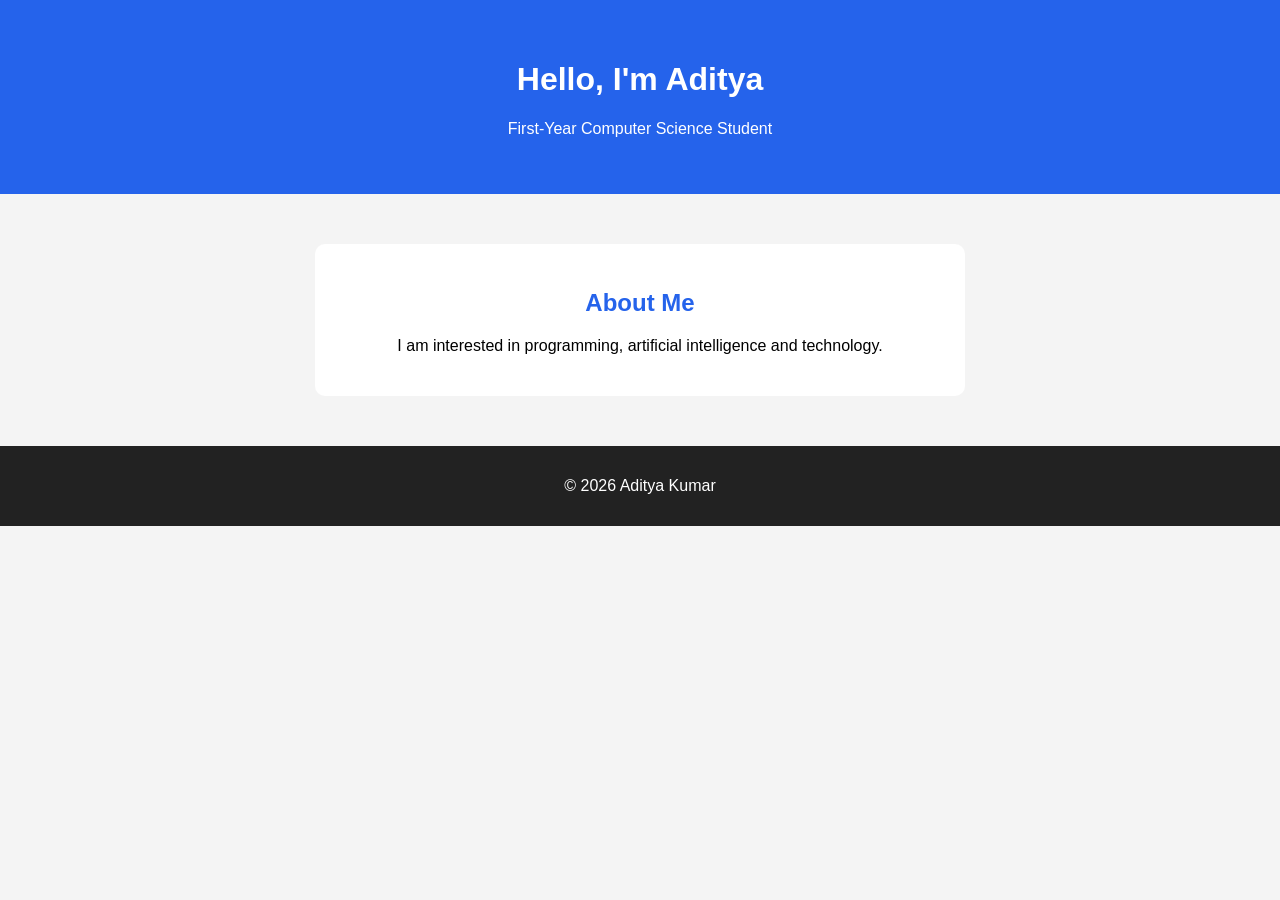
<file: 02-P2-Portfolio-Repository/index.html>
<!DOCTYPE html>
<html lang="en">
<head>
    <meta charset="UTF-8">
    <meta name="viewport" content="width=device-width, initial-scale=1.0">
    <title>My Portfolio</title>
    <link rel="stylesheet" href="style.css">
</head>
<body>
    <header>
        <h1>Hello, I'm Aditya</h1>
        <p>First-Year Computer Science Student</p>
    </header>

    <main>
        <section>
            <h2>About Me</h2>
            <p>
                I am interested in programming,
                artificial intelligence and technology.
            </p>
        </section>
    </main>

    <footer>
        <p>© 2026 Aditya Kumar</p>
    </footer>
</body>
</html>
</file>
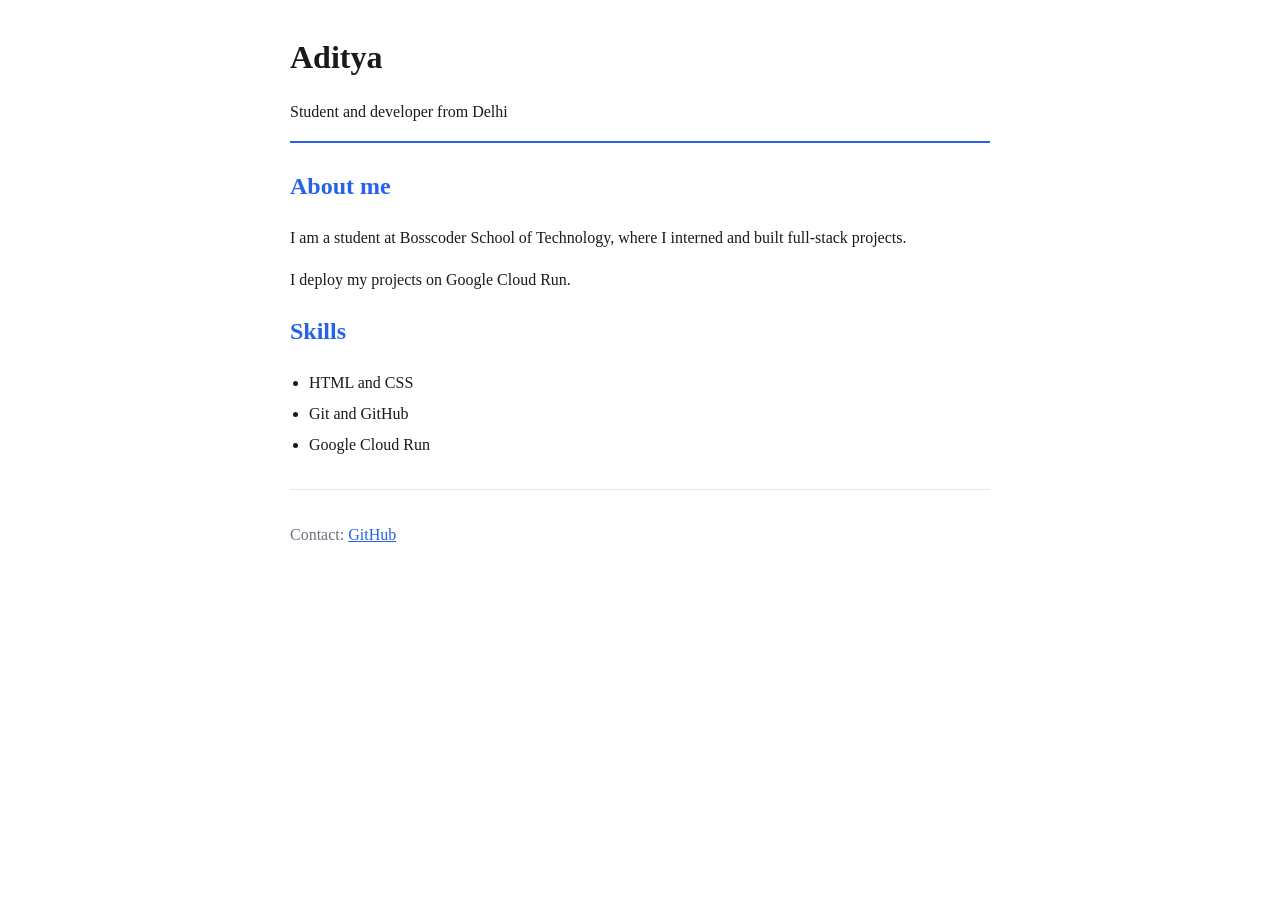
<file: 05-P5-Semantic-Bio-Page/index.html>
<!DOCTYPE html>
<html lang="en">
<head>
  <meta charset="UTF-8">
  <title>Aditya - Bio</title>
  <link rel="stylesheet" href="style.css">
</head>
<body>
  <header>
    <h1>Aditya</h1>
    <p>Student and developer from Delhi</p>
  </header>

  <main>
    <article>
      <h2>About me</h2>
      <p>I am a student at Bosscoder School of Technology, where I interned and built full-stack projects.</p>
      <p>I deploy my projects on Google Cloud Run.</p>
    </article>

    <section>
      <h2>Skills</h2>
      <ul>
        <li>HTML and CSS</li>
        <li>Git and GitHub</li>
        <li>Google Cloud Run</li>
      </ul>
    </section>
  </main>

  <footer>
    <p>Contact: <a href="https://github.com/Ak759-wq">GitHub</a></p>
  </footer>
</body>
</html>
</file>
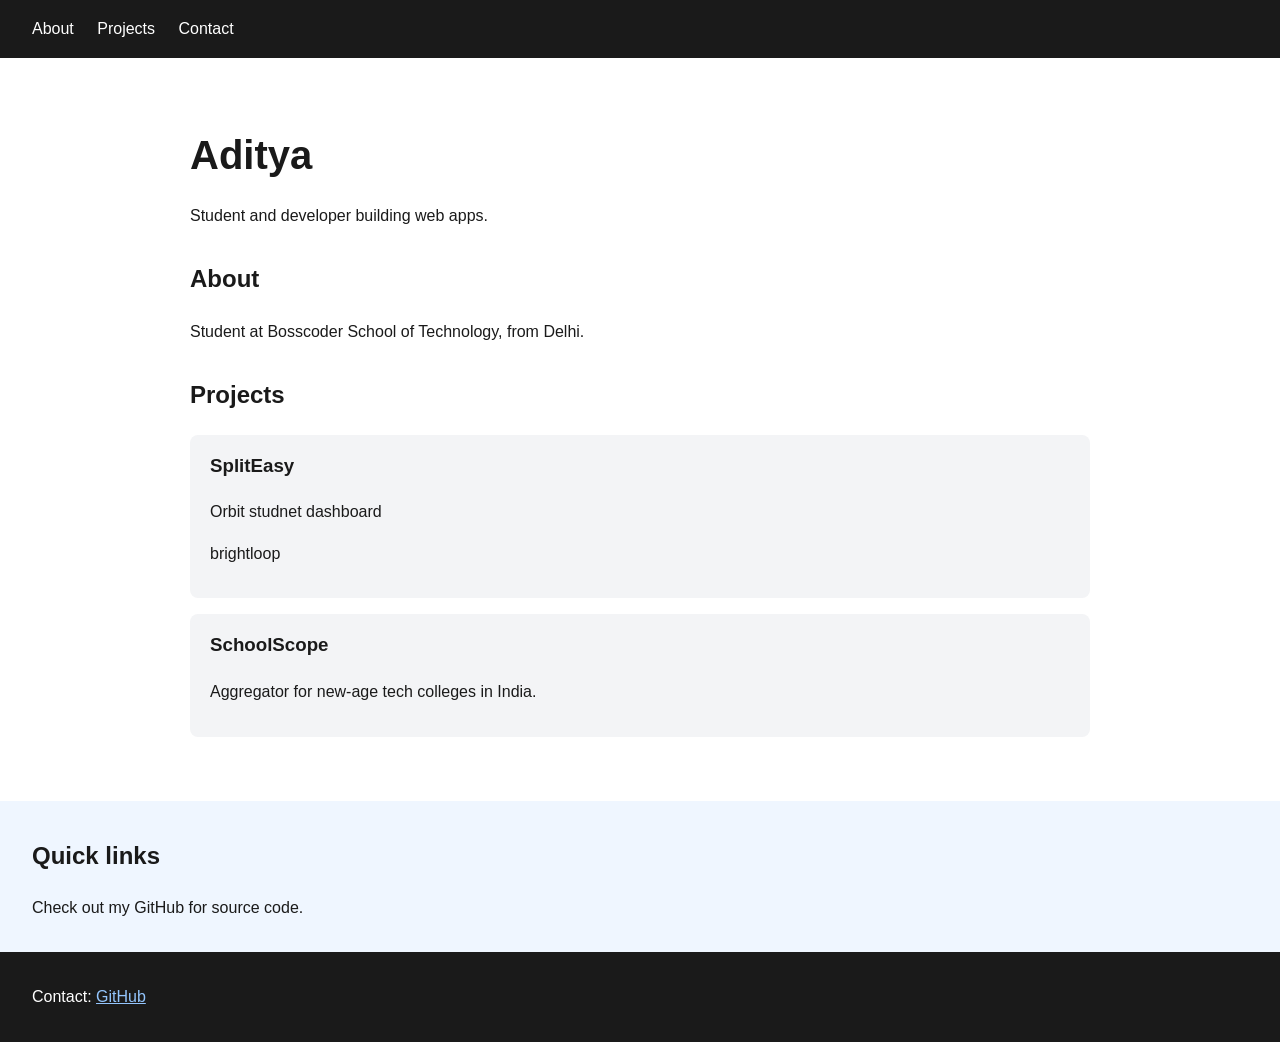
<file: 06-P6-Full-Portfolio-Page-Structure-in-Semantic-HTML/index.html>
<!DOCTYPE html>
<html lang="en">
<head>
  <meta charset="UTF-8">
  <title>Aditya - Portfolio</title>
  <link rel="stylesheet" href="style.css">
</head>
<body>
  <header>
    <nav aria-label="Main navigation">
      <a href="#about">About</a>
      <a href="#projects">Projects</a>
      <a href="#contact">Contact</a>
    </nav>
  </header>

  <main>
    <section id="hero">
      <h1>Aditya</h1>
      <p>Student and developer building web apps.</p>
    </section>

    <section id="about">
      <h2>About</h2>
      <p>Student at Bosscoder School of Technology, from Delhi.</p>
    </section>

    <section id="projects">
      <h2>Projects</h2>
      <article>
        <h3>SplitEasy</h3>
        <p>Orbit studnet dashboard</p>
        <p>brightloop</p>
      </article>
      <article>
        <h3>SchoolScope</h3>
        <p>Aggregator for new-age tech colleges in India.</p>
      </article>
    </section>
  </main>

  <aside>
    <h2>Quick links</h2>
    <p>Check out my GitHub for source code.</p>
  </aside>

  <footer id="contact">
    <p>Contact: <a href="https://github.com/Ak759-wq">GitHub</a></p>
  </footer>
</body>
</html>
</file>
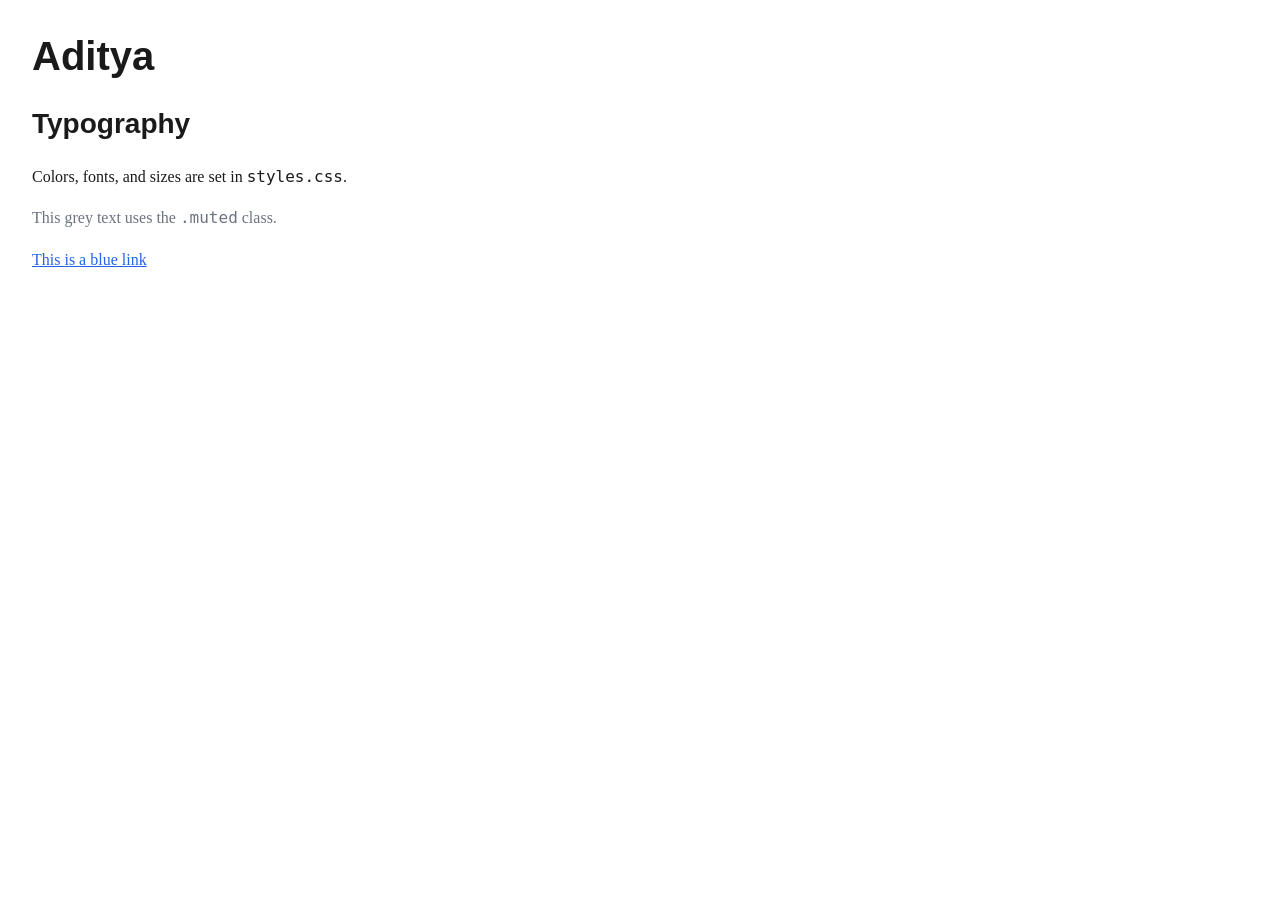
<file: 07-P7-Design-Tokens-and-Typography-System-in-CSS/index.html>
<!DOCTYPE html>
<html lang="en">
<head>
  <meta charset="UTF-8">
  <title>Aditya - Typography</title>
  <link rel="stylesheet" href="style.css">
</head>
<body>
  <h1>Aditya</h1>
  <h2>Typography</h2>
  <p>Colors, fonts, and sizes are set in <code>styles.css</code>.</p>
  <p class="muted">This grey text uses the <code>.muted</code> class.</p>
  <p><a href="#">This is a blue link</a></p>
</body>
</html>
</file>
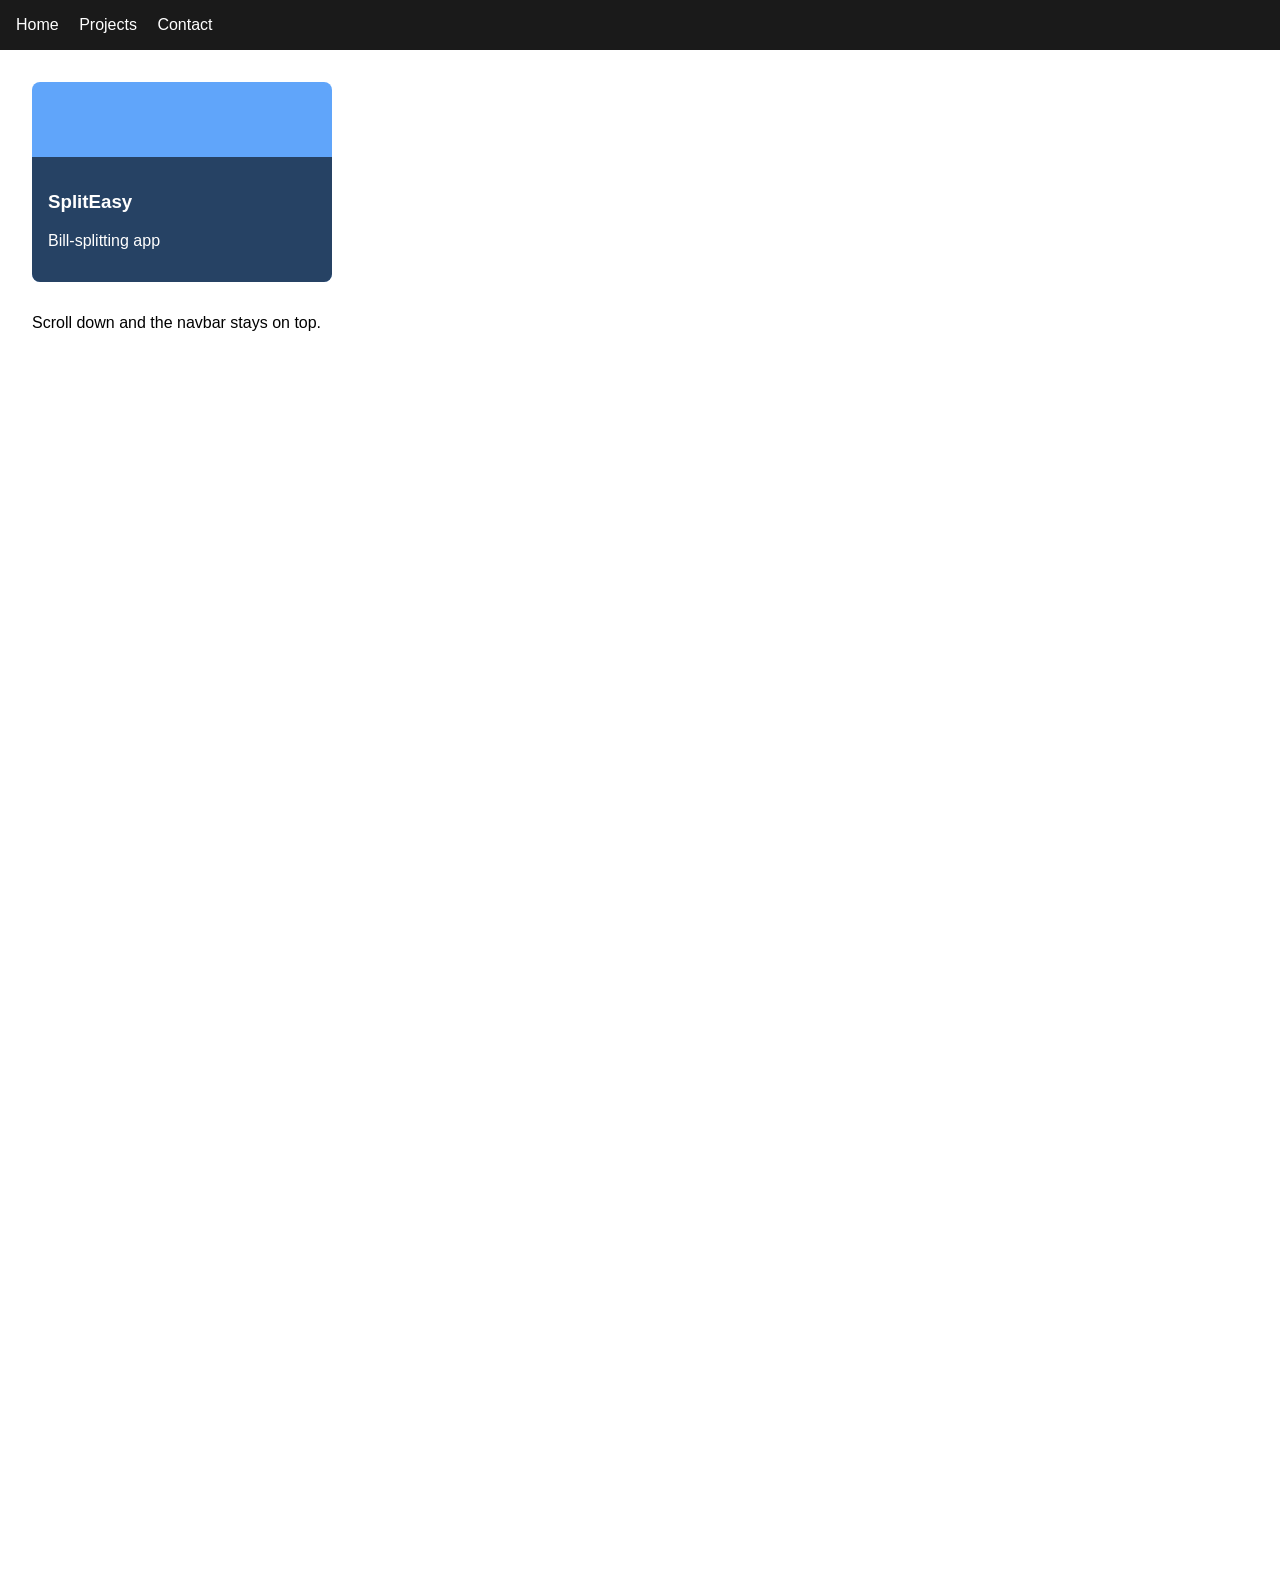
<file: 08-P8-Sticky-Navbar-and-Card-Overlay-using-CSS-Positioning/index.html>
<!DOCTYPE html>
<html lang="en">
<head>
  <meta charset="UTF-8">
  <title>Aditya - Sticky navbar and card overlay</title>
  <link rel="stylesheet" href="style.css">
</head>
<body>
  <nav class="navbar">
    <a href="#">Home</a>
    <a href="#">Projects</a>
    <a href="#">Contact</a>
  </nav>

  <div class="content">
    <div class="card">
      <div class="overlay">
        <h3>SplitEasy</h3>
        <p>Bill-splitting app</p>
      </div>
    </div>

    <p>Scroll down and the navbar stays on top.</p>
    <div style="height: 1200px;"></div>
  </div>
</body>
</html>
</file>
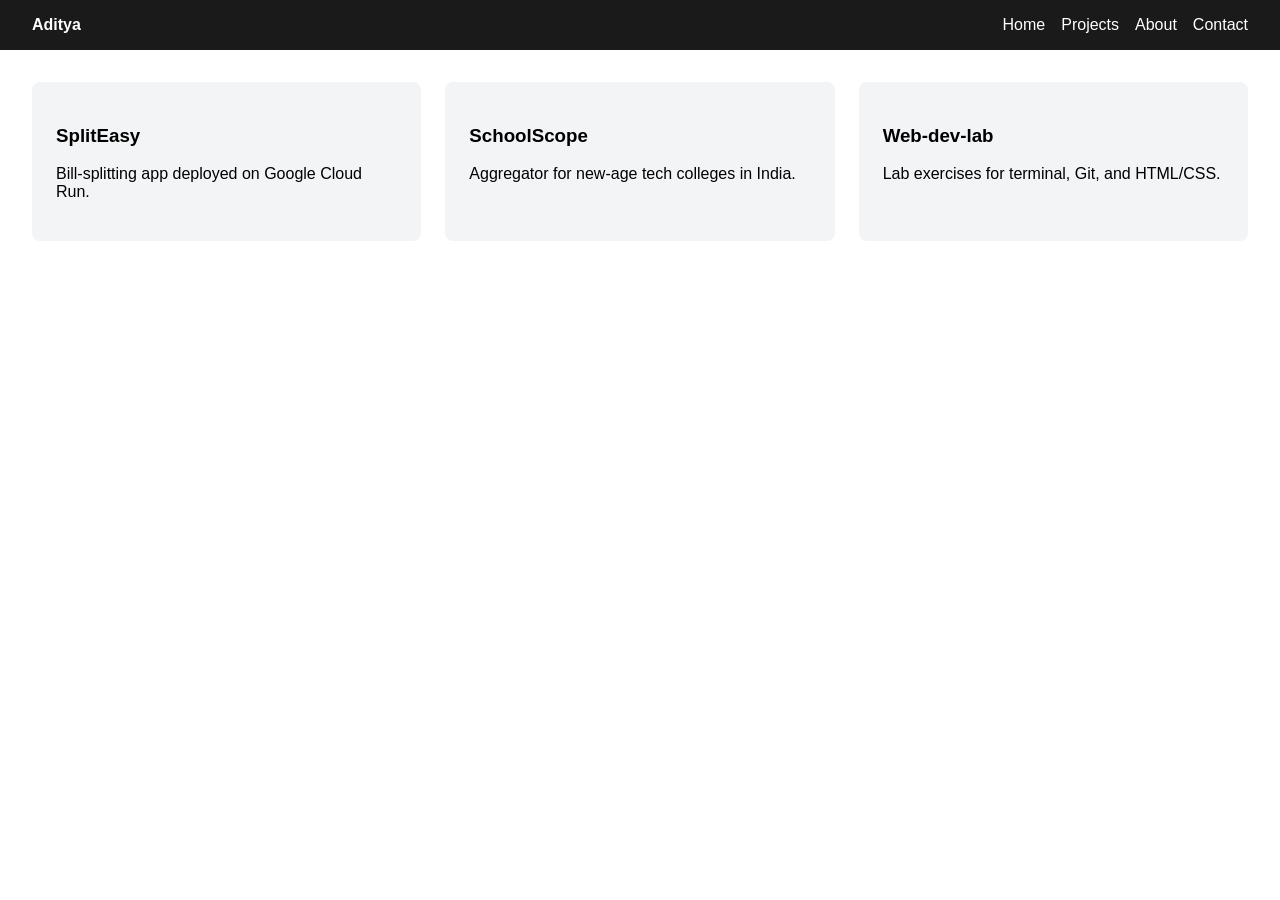
<file: 09-P9-Responsive-Navbar-and-Card-Grid-using-Flexbox/index.html>
<!DOCTYPE html>
<html lang="en">
<head>
  <meta charset="UTF-8">
  <title>Aditya - Flexbox navbar and card grid</title>
  <link rel="stylesheet" href="style.css">
</head>
<body>
  <nav class="navbar">
    <span class="brand">Aditya</span>
    <div class="links">
      <a href="#">Home</a>
      <a href="#">Projects</a>
      <a href="#">About</a>
      <a href="#">Contact</a>
    </div>
  </nav>

  <main class="grid">
    <article class="card">
      <h3>SplitEasy</h3>
      <p>Bill-splitting app deployed on Google Cloud Run.</p>
    </article>
    <article class="card">
      <h3>SchoolScope</h3>
      <p>Aggregator for new-age tech colleges in India.</p>
    </article>
    <article class="card">
      <h3>Web-dev-lab</h3>
      <p>Lab exercises for terminal, Git, and HTML/CSS.</p>
    </article>
  </main>
</body>
</html>
</file>
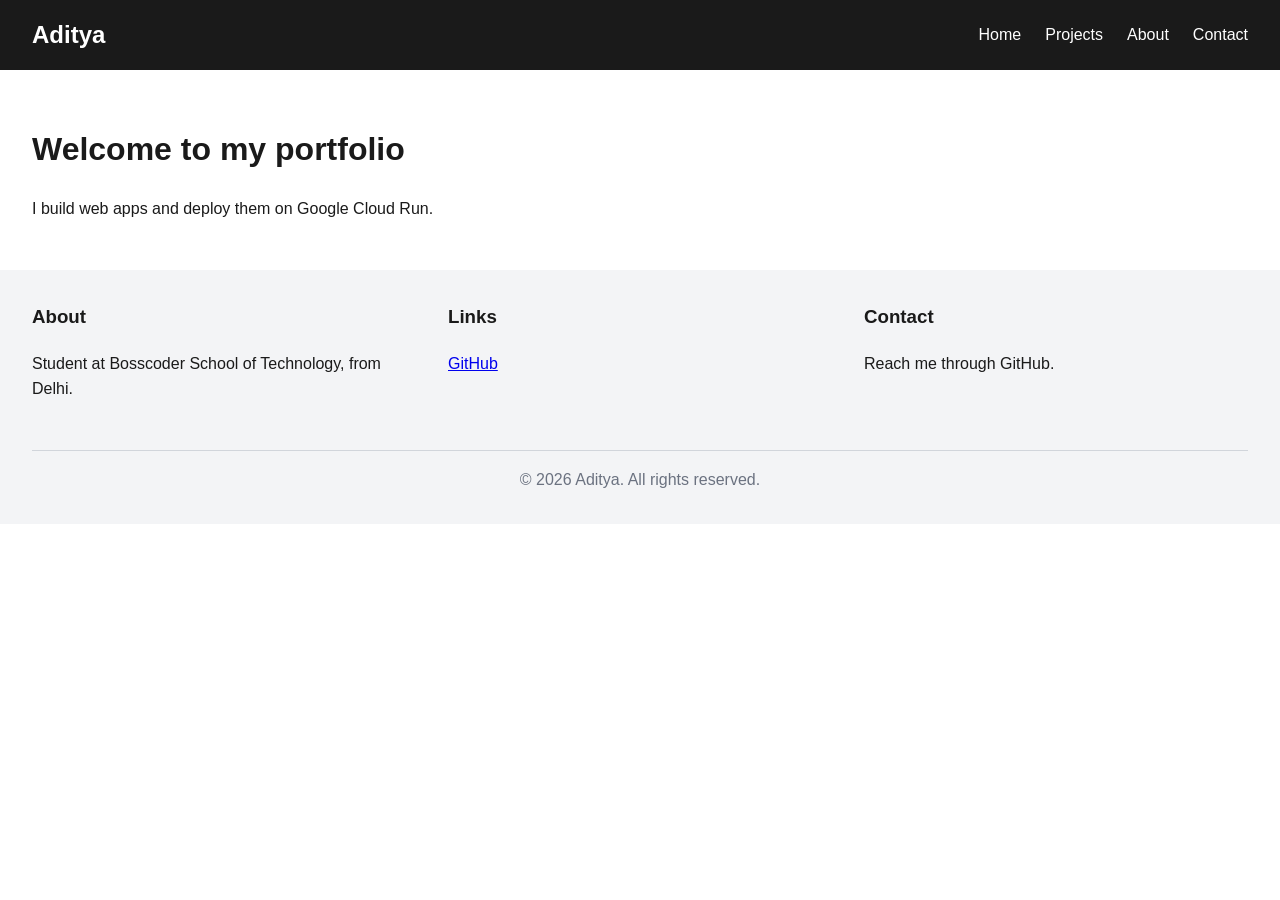
<file: 10-P10-Portfolio-Header-and-Footer-with-Advanced-Flexbox/index.html>
<!DOCTYPE html>
<html lang="en">
<head>
  <meta charset="UTF-8">
  <title>Aditya - Portfolio</title>
  <link rel="stylesheet" href="style.css">
</head>
<body>
  <header class="site-header">
    <a class="brand" href="#">Aditya</a>
    <nav class="site-nav">
      <a href="#">Home</a>
      <a href="#">Projects</a>
      <a href="#">About</a>
      <a href="#">Contact</a>
    </nav>
  </header>

  <main>
    <h1>Welcome to my portfolio</h1>
    <p>I build web apps and deploy them on Google Cloud Run.</p>
  </main>

  <footer class="site-footer">
    <div class="footer-col">
      <h3>About</h3>
      <p>Student at Bosscoder School of Technology, from Delhi.</p>
    </div>
    <div class="footer-col">
      <h3>Links</h3>
      <p><a href="https://github.com/Ak759-wq">GitHub</a></p>
    </div>
    <div class="footer-col">
      <h3>Contact</h3>
      <p>Reach me through GitHub.</p>
    </div>
    <p class="footer-bottom">&copy; 2026 Aditya. All rights reserved.</p>
  </footer>
</body>
</html>
</file>
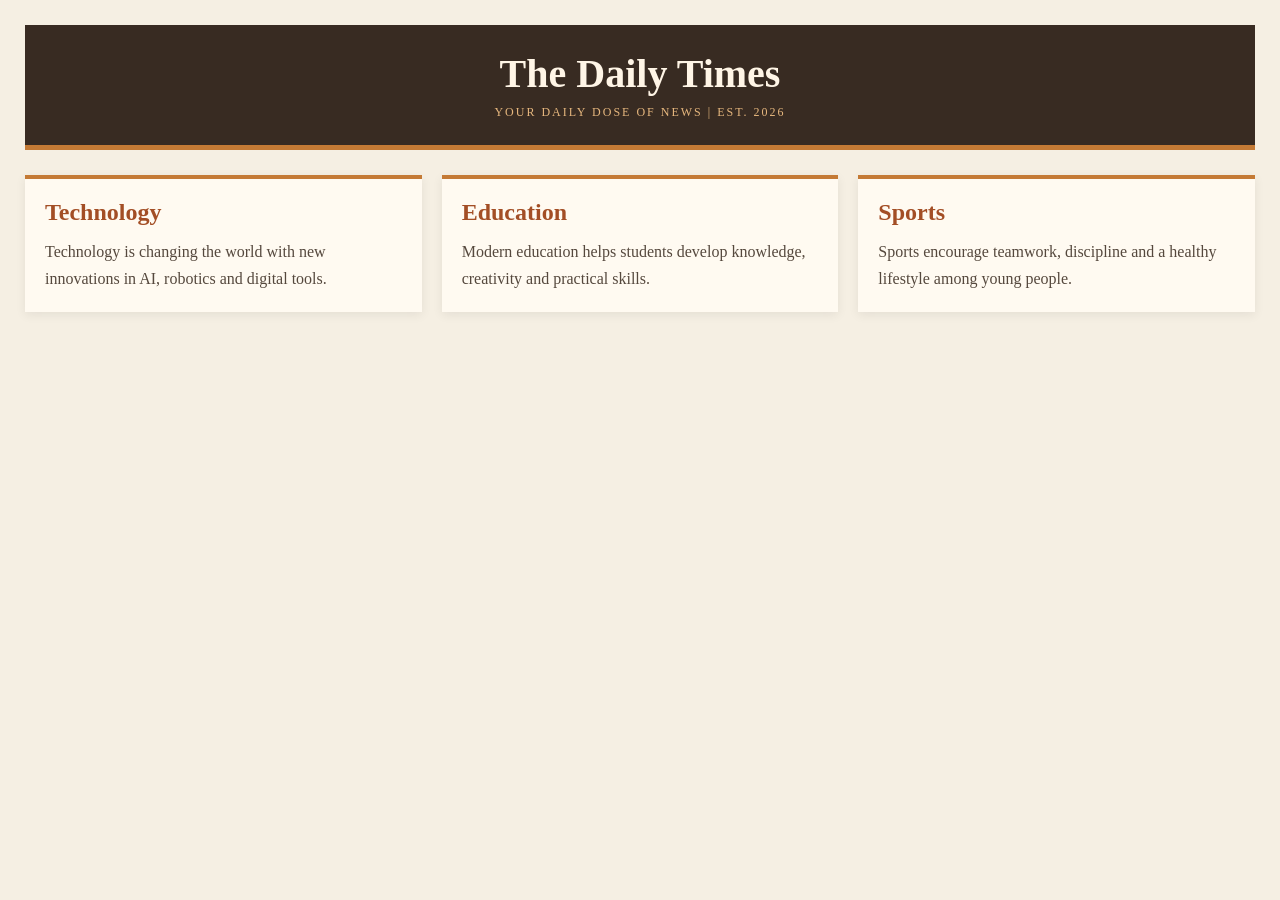
<file: 11-P11-Newspaper-Style-Three-Column-Layout-with-CSS-Grid/index.html>
<!DOCTYPE html>
<html>
<head>
    <title>The Daily Times</title>
    <link rel="stylesheet" href="style.css">
</head>
<body>

    <header>
        <h1>The Daily Times</h1>
        <p>YOUR DAILY DOSE OF NEWS | EST. 2026</p>
    </header>

    <main class="newspaper">
        <article>
            <h2>Technology</h2>
            <p>Technology is changing the world with new innovations in AI, robotics and digital tools.</p>
        </article>

        <article>
            <h2>Education</h2>
            <p>Modern education helps students develop knowledge, creativity and practical skills.</p>
        </article>

        <article>
            <h2>Sports</h2>
            <p>Sports encourage teamwork, discipline and a healthy lifestyle among young people.</p>
        </article>
    </main>

</body>
</html>
</file>
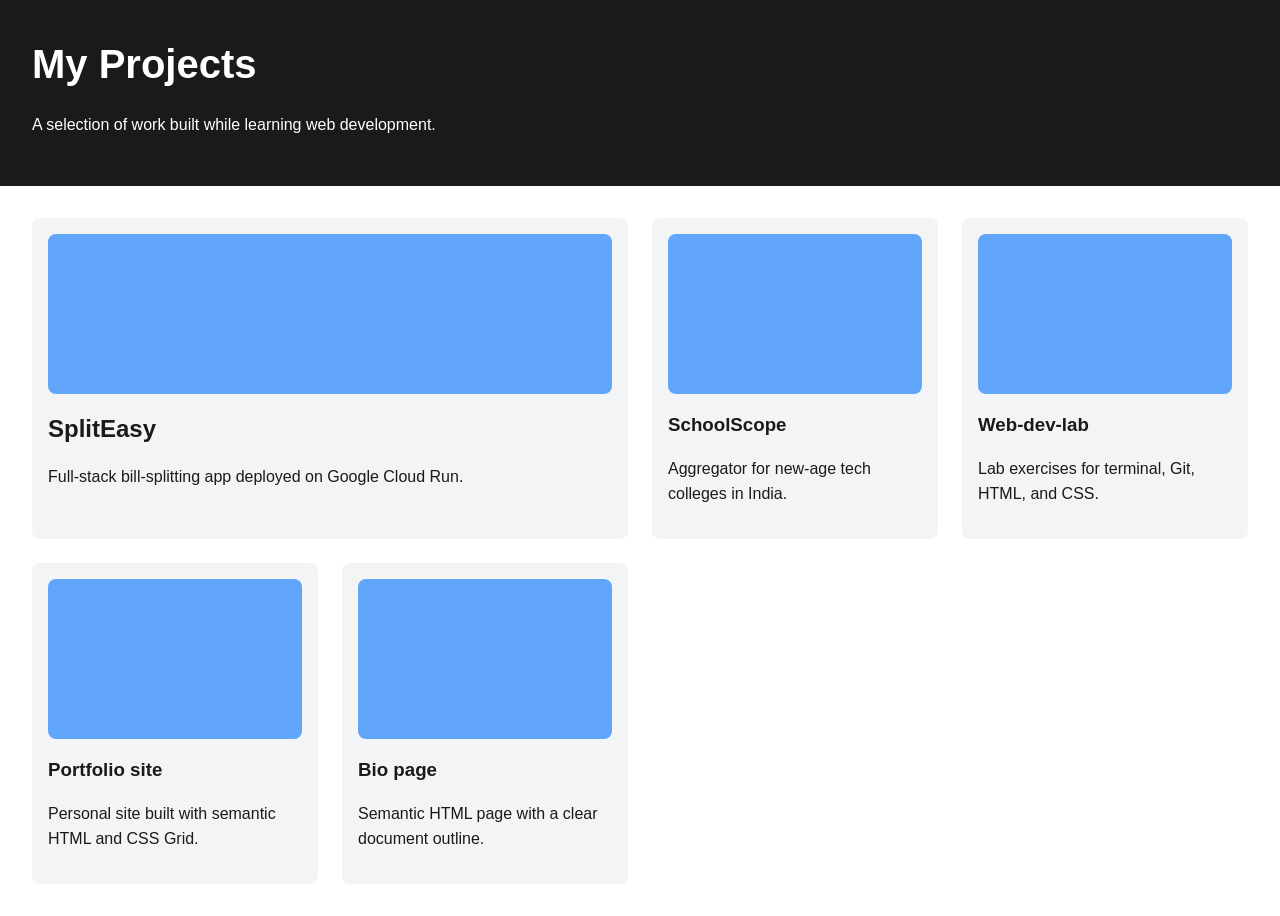
<file: 12-P12-Portfolio-Projects-Grid-with-Advanced-CSS-Grid/index.html>
<!DOCTYPE html>
<html lang="en">
<head>
  <meta charset="UTF-8">
  <title>Aditya - Projects</title>
  <link rel="stylesheet" href="style.css">
</head>
<body>
  <header class="page-header">
    <h1>My Projects</h1>
    <p>A selection of work built while learning web development.</p>
  </header>

  <section class="projects">
    <article class="project-card featured">
      <div class="thumb"></div>
      <h2>SplitEasy</h2>
      <p>Full-stack bill-splitting app deployed on Google Cloud Run.</p>
    </article>

    <article class="project-card">
      <div class="thumb"></div>
      <h3>SchoolScope</h3>
      <p>Aggregator for new-age tech colleges in India.</p>
    </article>

    <article class="project-card">
      <div class="thumb"></div>
      <h3>Web-dev-lab</h3>
      <p>Lab exercises for terminal, Git, HTML, and CSS.</p>
    </article>

    <article class="project-card">
      <div class="thumb"></div>
      <h3>Portfolio site</h3>
      <p>Personal site built with semantic HTML and CSS Grid.</p>
    </article>

    <article class="project-card">
      <div class="thumb"></div>
      <h3>Bio page</h3>
      <p>Semantic HTML page with a clear document outline.</p>
    </article>
  </section>
</body>
</html>
</file>
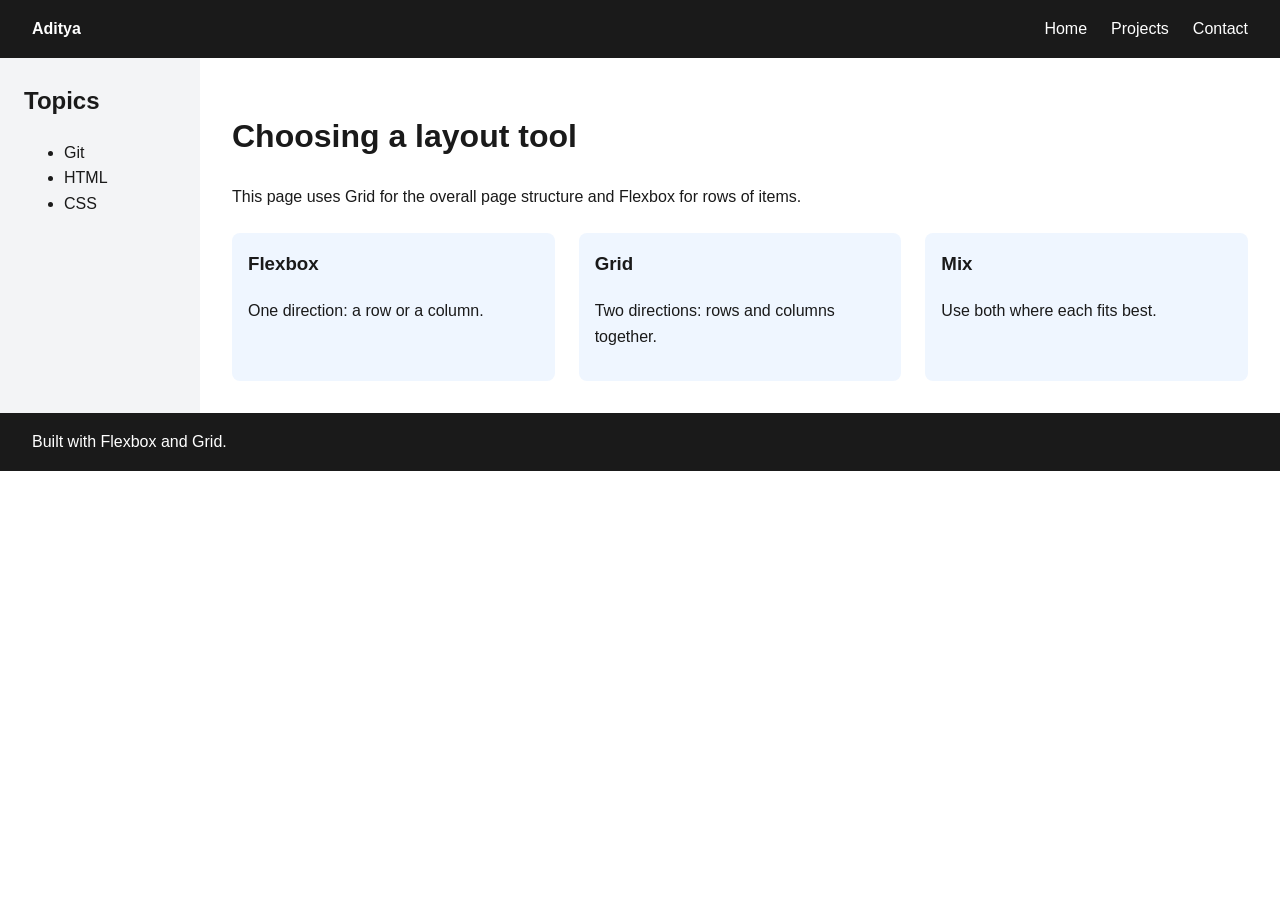
<file: 13-P13-Choosing-Between-Flexbox-and-Grid-for-a-Shared-Layout/index.html>
<!DOCTYPE html>
<html lang="en">
<head>
  <meta charset="UTF-8">
  <title>Aditya - Shared layout</title>
  <link rel="stylesheet" href="style.css">
</head>
<body>
  <header class="site-header">
    <a class="brand" href="#">Aditya</a>
    <nav class="site-nav">
      <a href="#">Home</a>
      <a href="#">Projects</a>
      <a href="#">Contact</a>
    </nav>
  </header>

  <aside class="sidebar">
    <h2>Topics</h2>
    <ul>
      <li>Git</li>
      <li>HTML</li>
      <li>CSS</li>
    </ul>
  </aside>

  <main class="content">
    <h1>Choosing a layout tool</h1>
    <p>This page uses Grid for the overall page structure and Flexbox for rows of items.</p>

    <div class="cards">
      <article class="card"><h3>Flexbox</h3><p>One direction: a row or a column.</p></article>
      <article class="card"><h3>Grid</h3><p>Two directions: rows and columns together.</p></article>
      <article class="card"><h3>Mix</h3><p>Use both where each fits best.</p></article>
    </div>
  </main>

  <footer class="site-footer">
    <p>Built with Flexbox and Grid.</p>
  </footer>
</body>
</html>
</file>
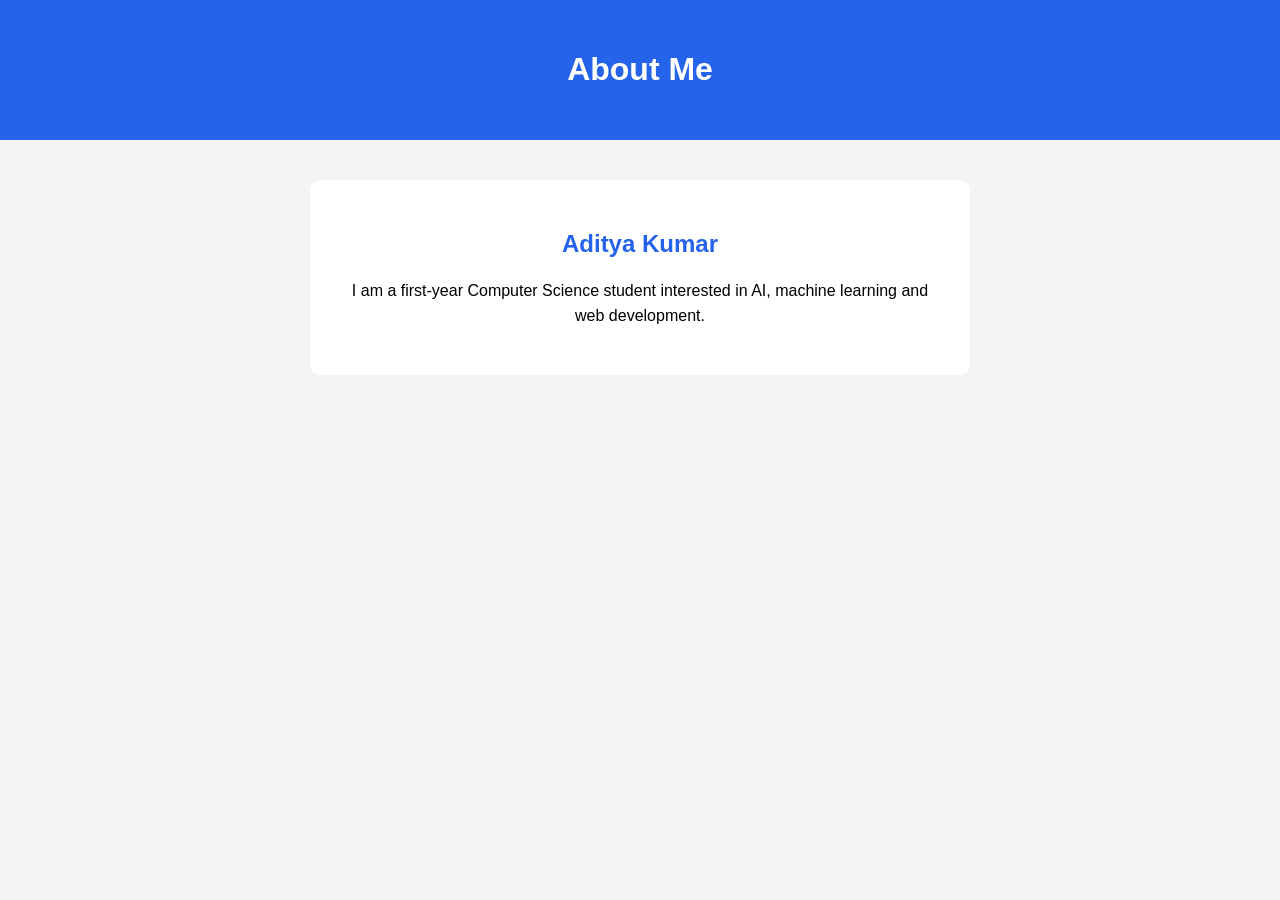
<file: P3 – Feature-Branch Git Workflow/tt.html>
<!DOCTYPE html>
<html lang="en">
<head>
    <meta charset="UTF-8">
    <meta name="viewport" content="width=device-width, initial-scale=1.0">
    <title>About Me</title>
    <link rel="stylesheet" href="style.css">
</head>
<body>
    <header>
        <h1>About Me</h1>
    </header>

    <main>
        <h2>Aditya Kumar</h2>
        <p>
            I am a first-year Computer Science student
            interested in AI, machine learning and web development.
        </p>
    </main>
</body>
</html>
</file>
<file: 02-P2-Portfolio-Repository/style.css>
body {
    font-family: Arial, sans-serif;
    background-color: #f4f4f4;
    margin: 0;
    padding: 0;
    text-align: center;
}

header {
    background-color: #2563eb;
    color: white;
    padding: 40px;
}

main {
    padding: 30px;
}

section {
    background-color: white;
    padding: 25px;
    margin: 20px auto;
    max-width: 600px;
    border-radius: 10px;
}

h2 {
    color: #2563eb;
}

footer {
    background-color: #222;
    color: white;
    padding: 15px;
}
</file>
<file: 05-P5-Semantic-Bio-Page/style.css>
body {
  font-family: Georgia, "Times New Roman", serif;
  color: #1a1a1a;
  line-height: 1.6;
  max-width: 700px;
  margin: 32px auto;
  padding: 0 16px;
}

header {
  border-bottom: 2px solid #2563eb;
  margin-bottom: 24px;
}

h1 {
  margin-bottom: 0;
}

h2 {
  color: #2563eb;
}

ul {
  padding-left: 19px;
}

li {
  margin: 5px 0;
}

a {
  color: #2563eb;
}

footer {
  margin-top: 32px;
  padding-top: 16px;
  border-top: 1px solid #e5e7eb;
  color: #6b7280;
}
</file>
<file: 06-P6-Full-Portfolio-Page-Structure-in-Semantic-HTML/style.css>
body {
  font-family: Arial, sans-serif;
  color: #1a1a1a;
  line-height: 1.6;
  margin: 0;
}

header {
  background: #1a1a1a;
  padding: 16px 32px;
}

header nav a {
  color: #ffffff;
  margin-right: 19px;
  text-decoration: none;
}

header nav a:hover {
  text-decoration: underline;
}

main {
  max-width: 900px;
  margin: 0 auto;
  padding: 32px;
}

section {
  margin-bottom: 32px;
}

#hero h1 {
  font-size: 40px;
  margin-bottom: 4px;
}

article {
  background: #f3f4f6;
  border-radius: 8px;
  padding: 16px 20px;
  margin-bottom: 16px;
}

article h3 {
  margin-top: 0;
}

aside {
  background: #eff6ff;
  padding: 16px 32px;
}

footer {
  background: #1a1a1a;
  color: #ffffff;
  padding: 16px 32px;
}

footer a {
  color: #93c5fd;
}
</file>
<file: 07-P7-Design-Tokens-and-Typography-System-in-CSS/style.css>
body {
  background: #ffffff;
  color: #1a1a1a;
  font-family: Georgia, "Times New Roman", serif;
  font-size: 16px;
  line-height: 1.6;
  margin: 32px;
}

h1, h2, h3 {
  font-family: "Helvetica Neue", Arial, sans-serif;
  line-height: 1.2;
}

h1 {
  font-size: 40px;
}

h2 {
  font-size: 28px;
}

a {
  color: #2563eb;
}

.muted {
  color: #6b7280;
}
</file>
<file: 08-P8-Sticky-Navbar-and-Card-Overlay-using-CSS-Positioning/style.css>
body {
  margin: 0;
  font-family: Arial, sans-serif;
}

.navbar {
  position: sticky;
  top: 0;
  background: #1a1a1a;
  color: #ffffff;
  padding: 16px;
  z-index: 100;
}

.navbar a {
  color: #ffffff;
  margin-right: 16px;
  text-decoration: none;
}

.content {
  padding: 32px;
}

.card {
  position: relative;
  width: 300px;
  height: 200px;
  background: #60a5fa;
  border-radius: 8px;
  overflow: hidden;
  margin-bottom: 32px;
}

.card .overlay {
  position: absolute;
  left: 0;
  bottom: 0;
  width: 100%;
  padding: 16px;
  background: rgba(0, 0, 0, 0.6);
  color: #ffffff;
  box-sizing: border-box;
}
</file>
<file: 09-P9-Responsive-Navbar-and-Card-Grid-using-Flexbox/style.css>
body {
  margin: 0;
  font-family: Arial, sans-serif;
}

.navbar {
  display: flex;
  flex-wrap: wrap;
  justify-content: space-between;
  align-items: center;
  gap: 16px;
  background: #1a1a1a;
  padding: 16px 32px;
}

.navbar .brand {
  color: #ffffff;
  font-weight: bold;
}

.navbar .links {
  display: flex;
  flex-wrap: wrap;
  gap: 16px;
}

.navbar a {
  color: #ffffff;
  text-decoration: none;
}

.grid {
  display: flex;
  flex-wrap: wrap;
  gap: 24px;
  padding: 32px;
}

.card {
  flex: 1 1 250px;
  background: #f3f4f6;
  border-radius: 8px;
  padding: 24px;
}

@media (max-width: 600px) {

  .navbar {
    flex-direction: column;
    align-items: flex-start;
  }
}
</file>
<file: 10-P10-Portfolio-Header-and-Footer-with-Advanced-Flexbox/style.css>
body {
  margin: 0;
  font-family: Arial, sans-serif;
  color: #1a1a1a;
  line-height: 1.6;
}

.site-header {
  display: flex;
  flex-wrap: wrap;
  align-items: center;
  gap: 16px;
  padding: 16px 32px;
  background: #1a1a1a;
}

.brand {
  font-size: 24px;
  font-weight: bold;
  color: #ffffff;
  text-decoration: none;
}

.site-nav {
  display: flex;
  flex-wrap: wrap;
  gap: 24px;
  margin-left: auto;
}

.site-nav a {
  color: #ffffff;
  text-decoration: none;
}

main {
  padding: 32px;
}

.site-footer {
  display: flex;
  flex-wrap: wrap;
  gap: 32px;
  padding: 32px;
  background: #f3f4f6;
}

.footer-col {
  flex: 1 1 200px;
}

.footer-col h3 {
  margin-top: 0;
}

.footer-bottom {
  width: 100%;
  margin: 0;
  padding-top: 16px;
  border-top: 1px solid #d1d5db;
  text-align: center;
  color: #6b7280;
}

@media (max-width: 600px) {

  .site-header {
    flex-direction: column;
    align-items: flex-start;
  }

  .site-nav {
    margin-left: 0;
  }
}
</file>
<file: 11-P11-Newspaper-Style-Three-Column-Layout-with-CSS-Grid/style.css>
* {
    margin: 0;
    padding: 0;
    box-sizing: border-box;
}

body {
    font-family: Georgia, serif;
    background: #f5efe3;
    color: #30251d;
    padding: 25px;
}

header {
    text-align: center;
    padding: 25px;
    background: #382b22;
    color: #fff5e6;
    border-bottom: 5px solid #c47a35;
    margin-bottom: 25px;
}

header h1 {
    font-size: 40px;
    margin-bottom: 8px;
}

header p {
    color: #e6b77e;
    letter-spacing: 2px;
    font-size: 12px;
}

.newspaper {
    display: grid;
    grid-template-columns: repeat(3, 1fr);
    gap: 20px;
}

article {
    background: #fffaf1;
    padding: 20px;
    border-top: 4px solid #c47a35;
    box-shadow: 0 3px 10px #00000012;
}

article h2 {
    color: #a34e25;
    margin-bottom: 12px;
}

article p {
    line-height: 1.7;
    color: #55483d;
}
</file>
<file: 12-P12-Portfolio-Projects-Grid-with-Advanced-CSS-Grid/style.css>
body {
  margin: 0;
  font-family: Arial, sans-serif;
  color: #1a1a1a;
  line-height: 1.6;
}

.page-header {
  padding: 32px;
  background: #1a1a1a;
  color: #ffffff;
}

.page-header h1 {
  margin: 0;
  font-size: 40px;
}

.projects {
  display: grid;
  grid-template-columns: repeat(auto-fit, minmax(250px, 1fr));
  gap: 24px;
  padding: 32px;
}

.project-card {
  background: #f3f4f6;
  border-radius: 8px;
  padding: 16px;
  transition: transform 0.2s ease, box-shadow 0.2s ease;
}

.project-card:hover {
  transform: translateY(-4px);
  box-shadow: 0 4px 12px rgba(0, 0, 0, 0.15);
}

.project-card h2,
.project-card h3 {
  margin-top: 16px;
  margin-bottom: 8px;
}

.thumb {
  height: 160px;
  background: #60a5fa;
  border-radius: 8px;
}

@media (min-width: 600px) {

  .featured {
    grid-column: span 2;
  }
}
</file>
<file: 13-P13-Choosing-Between-Flexbox-and-Grid-for-a-Shared-Layout/style.css>
body {
  display: grid;
  grid-template-areas:
    "header  header"
    "sidebar content"
    "footer  footer";
  grid-template-columns: 200px 1fr;
  grid-template-rows: auto 1fr auto;
  margin: 0;
  font-family: Arial, sans-serif;
  color: #1a1a1a;
  line-height: 1.6;
}

.site-header {
  grid-area: header;
  display: flex;
  justify-content: space-between;
  align-items: center;
  padding: 16px 32px;
  background: #1a1a1a;
}

.brand {
  color: #ffffff;
  font-weight: bold;
  text-decoration: none;
}

.site-nav {
  display: flex;
  gap: 24px;
}

.site-nav a {
  color: #ffffff;
  text-decoration: none;
}

.sidebar {
  grid-area: sidebar;
  background: #f3f4f6;
  padding: 24px;
}

.sidebar h2 {
  margin-top: 0;
}

.content {
  grid-area: content;
  padding: 32px;
}

.cards {
  display: flex;
  flex-wrap: wrap;
  gap: 24px;
  margin-top: 24px;
}

.card {
  flex: 1 1 200px;
  background: #eff6ff;
  border-radius: 8px;
  padding: 16px;
}

.card h3 {
  margin-top: 0;
}

.site-footer {
  grid-area: footer;
  padding: 16px 32px;
  background: #1a1a1a;
  color: #ffffff;
}

.site-footer p {
  margin: 0;
}

@media (max-width: 600px) {

  body {
    grid-template-areas:
      "header"
      "content"
      "sidebar"
      "footer";
    grid-template-columns: 1fr;
  }
}
</file>
<file: P3 – Feature-Branch Git Workflow/style.css>
body {
    font-family: Arial, sans-serif;
    background-color: #f4f4f4;
    margin: 0;
    text-align: center;
}

header {
    background-color: #2563eb;
    color: white;
    padding: 30px;
}

main {
    background-color: white;
    max-width: 600px;
    margin: 40px auto;
    padding: 30px;
    border-radius: 10px;
}

h2 {
    color: #2563eb;
}

p {
    line-height: 1.6;
}
</file>
